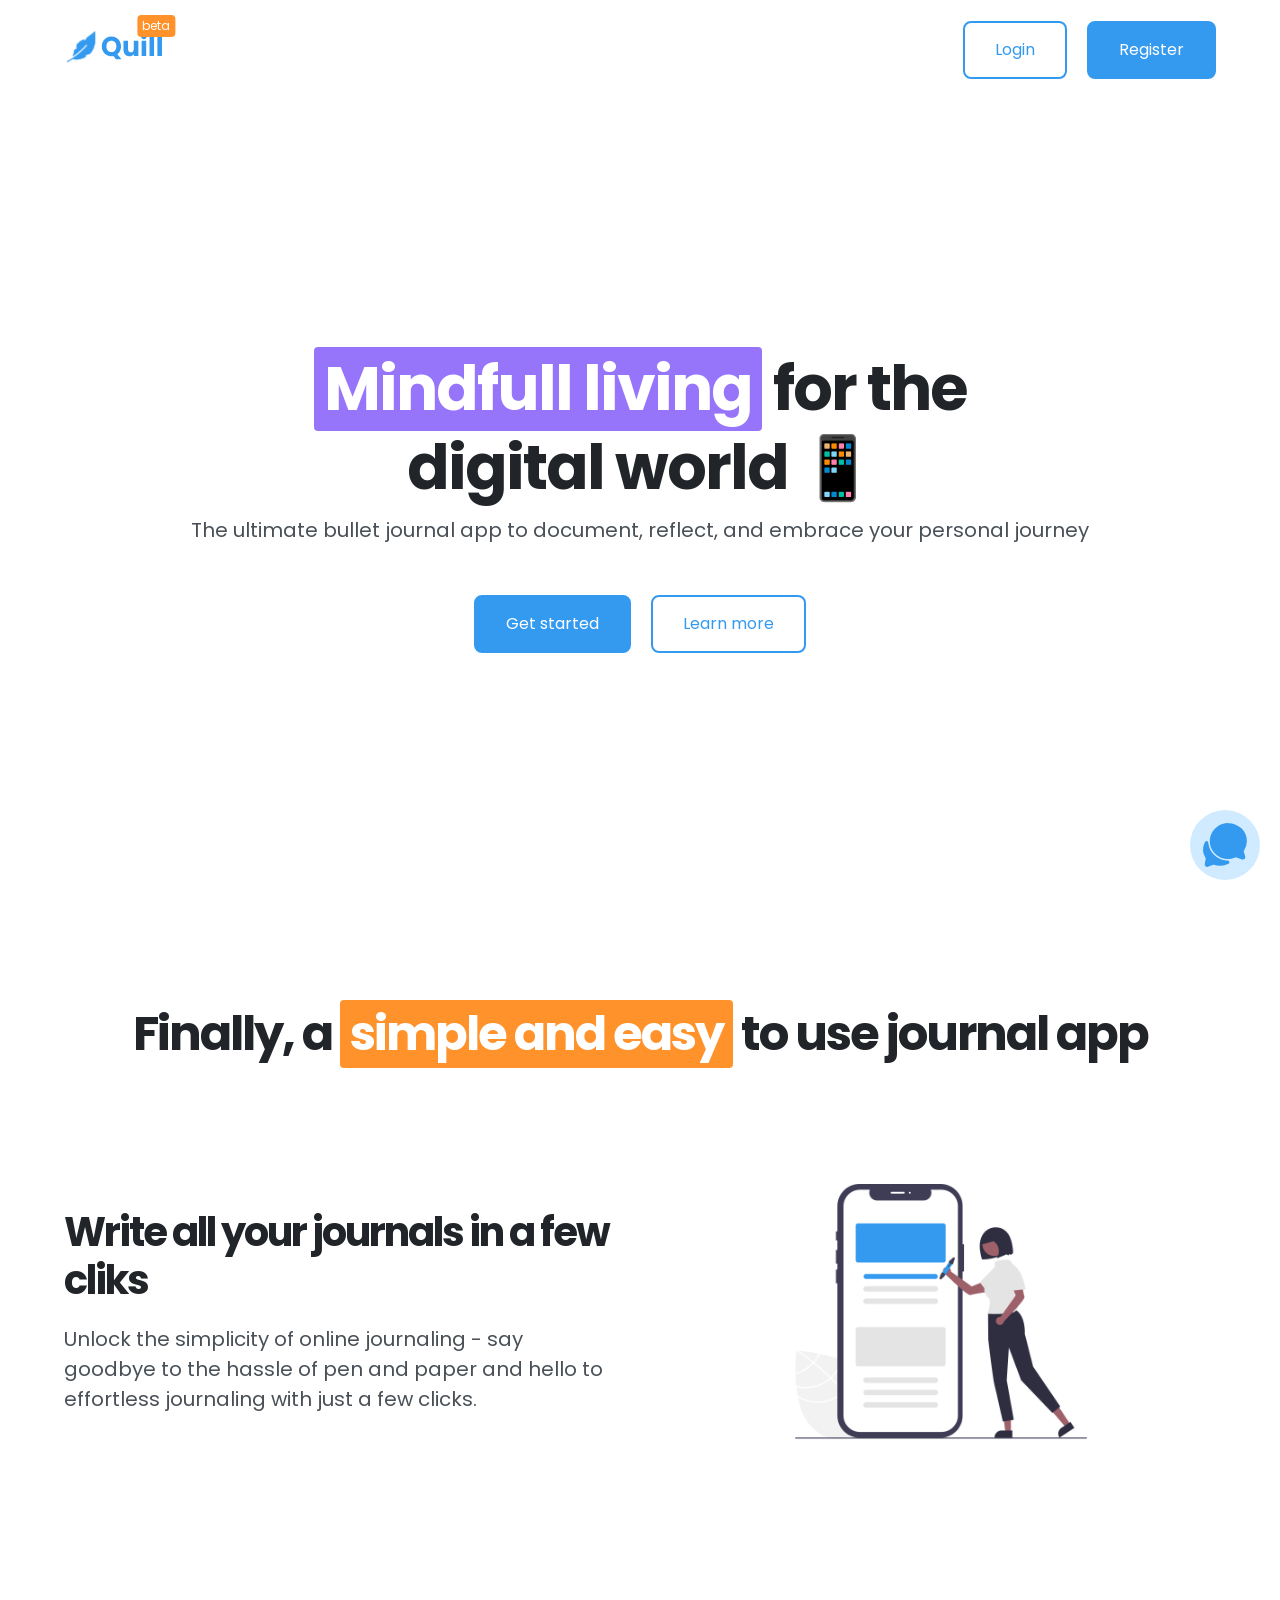
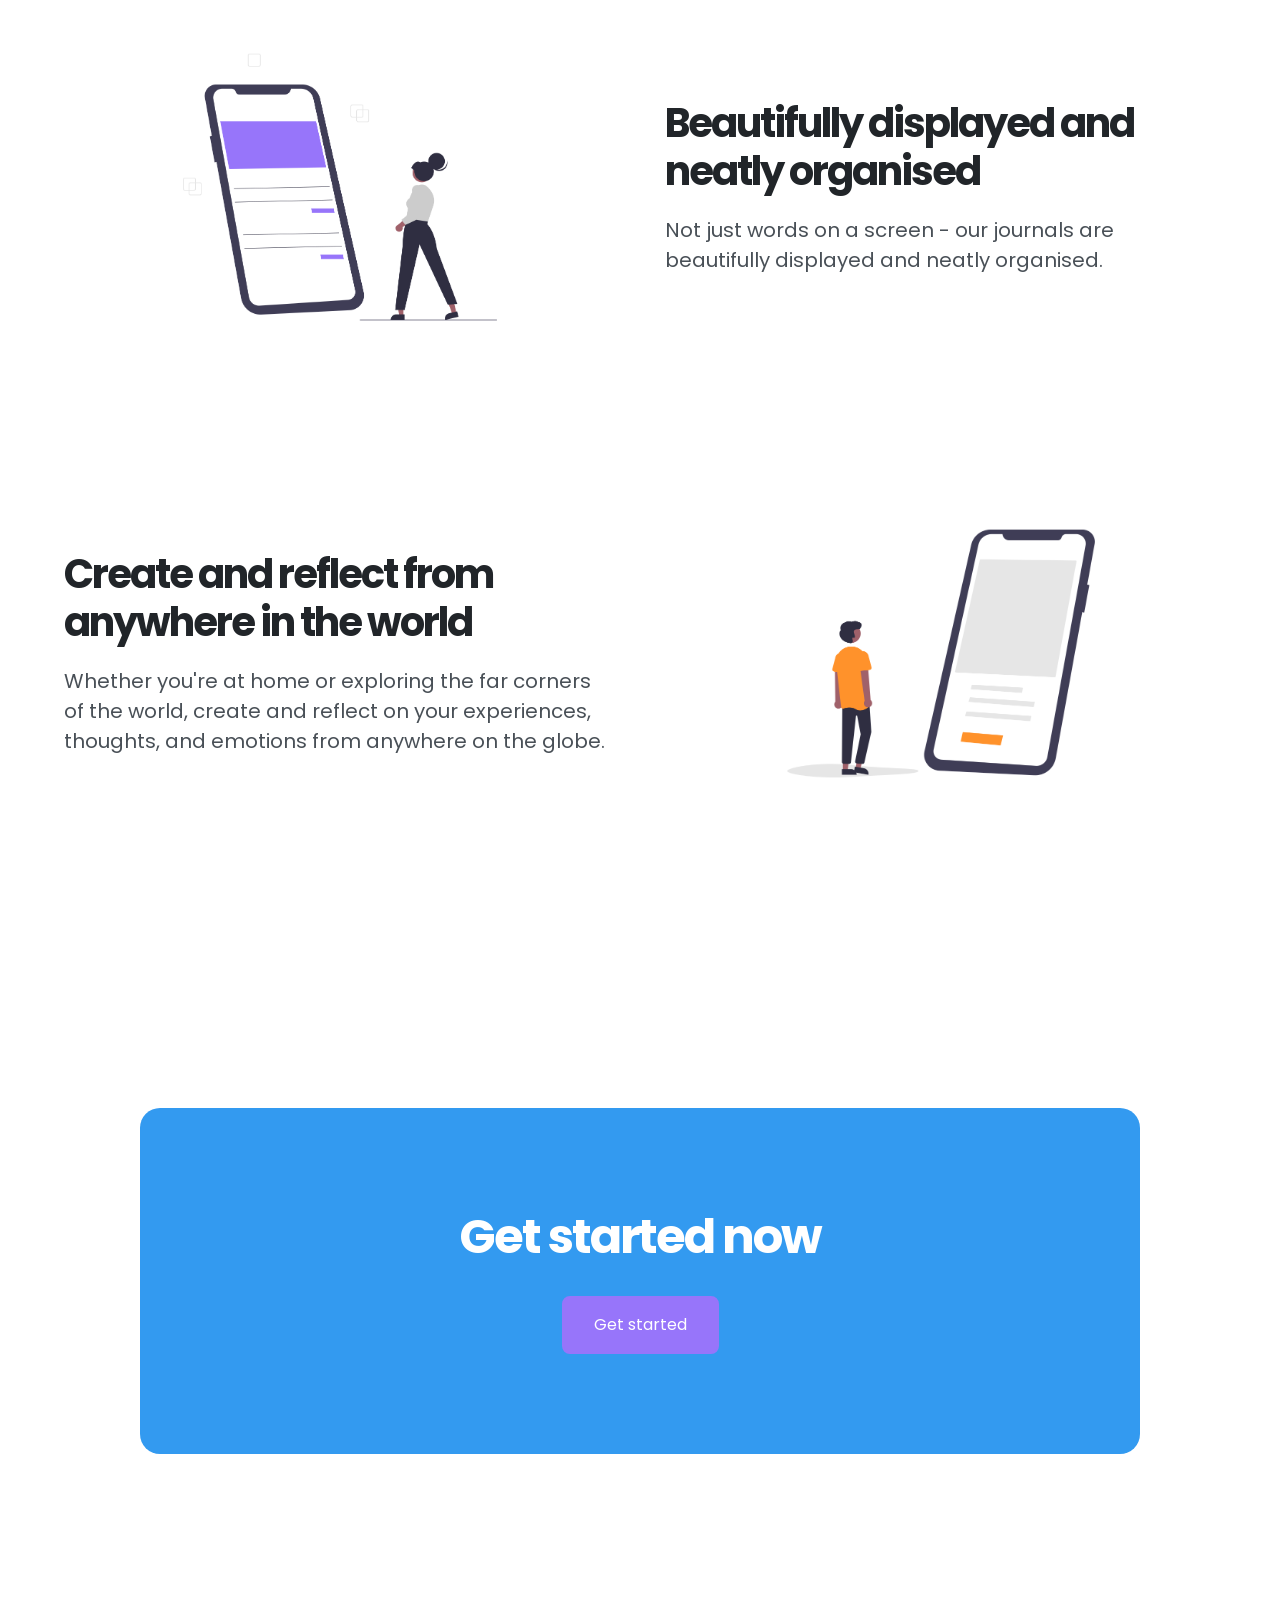
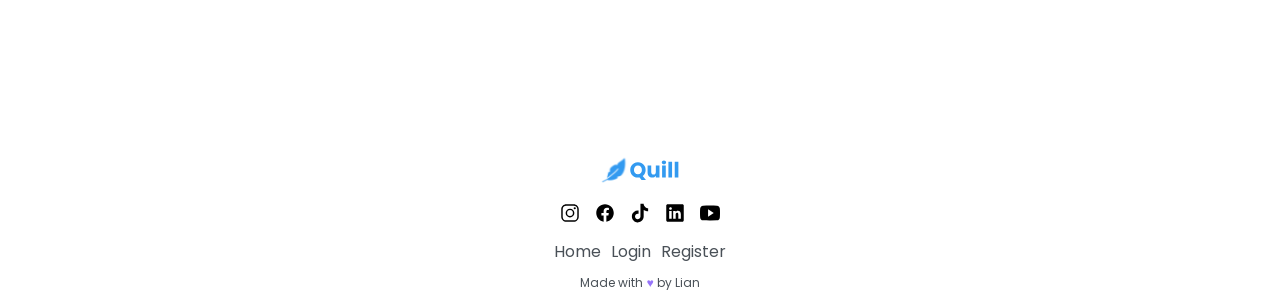
<file: index.html>
<!DOCTYPE html>
<html lang="en">
<head>
    <meta charset="UTF-8">
    <meta name="viewport" content="width=device-width, initial-scale=1.0">
    <link rel="preconnect" href="https://fonts.googleapis.com">
    <link rel="preconnect" href="https://fonts.gstatic.com" crossorigin>
    <link href="https://fonts.googleapis.com/css2?family=Poppins:ital,wght@0,100;0,200;0,300;0,400;0,500;0,600;0,700;0,800;0,900;1,100;1,200;1,300;1,400;1,500;1,600;1,700;1,800;1,900&display=swap" rel="stylesheet">
    <link rel="stylesheet" href="app.css">
    <link rel="stylesheet" href="queries.css">
    <title>Quill</title>
</head>
<body>
    <div class="container">
        <header>
            <!-- NAVIGATION -->
            <nav class="navbar">
                <a class="beta" href="index.html"><img class="logo-md" src="images/quill.svg" alt="quill logo"></a>
                <ul class="nav-btn-container">
                    <li><a class="btn btn-primary-outline" href="login.html">Login</a></li>
                    <li><a class="btn btn-primary" href="register.html">Register</a></li>
                </ul>
            </nav>

            <!-- HERO SECTION -->
            <section class="hero-section">   
                <h1 class="hero-heading"><span class="highlight highlight-secondary">Mindfull living</span> for the <br class="hero-heading-break"> digital world 📱</h1>
                <p class="hero-paragraph">The ultimate bullet journal app to document, reflect, and embrace your personal journey</p>
                <ul class="hero-btn-container">
                    <li><a class="btn btn-primary" href="register.html">Get started</a></li>
                    <li><a class="btn btn-primary-outline" href="#features">Learn more</a></li>
                </ul>

            </section> 
        </header>

        <main>
            <!-- FEATURES SECTION -->
            <section class="features-section">
                <h2 class="features-main-heading">Finally, a <span class="highlight highlight-tertiary">simple and easy</span> to use journal app</h2>
                <div class="features-grid-container">
                    <div>
                        <h3 class="feature-heading">Write all your journals in a few cliks</h3>
                        <p>Unlock the simplicity of online journaling - say goodbye to the hassle of pen and paper and hello to effortless journaling with just a few clicks.</p>
                    </div>
                    <img class="feature-img" src="images/features-1.png" alt="simple online journaling">
                    <div>
                        <h3 class="feature-heading">Beautifully displayed and neatly organised</h3>
                        <p>Not just words on a screen - our journals are beautifully displayed and neatly organised.</p>
                    </div>
                    <img class="feature-img feature-img-swap-order" src="images/features-2.png" alt="beautifully displayed journals">
                    <div>
                        <h3 class="feature-heading">Create and reflect from anywhere in the world</h3>
                        <p>Whether you're at home or exploring the far corners of the world, create and reflect on your experiences, thoughts, and emotions from anywhere on the globe.</p>
                    </div>
                    <img class="feature-img" src="images/features-3.png" alt="create journals from anywhere">
                </div>
            </section>

            <!-- CTA SECTION -->
            <section class="cta-section">
                <div class="cta-card">
                    <h2 class="cta-heading">Get started now</h2>
                    <a class="btn btn-secondary" href="register.html">Get started</a>
                </div>
            </section>
        </main>

        <!-- FOOTER -->
        <footer class="footer">
            <a href="index.html"><img class="logo-sm" src="images/quill.svg" alt="quill logo"></a>
            <ul class="social-icons-container">
                <li><a href="https://www.instagram.com/"><img class="social-icons" src="images/instagram.svg" alt="instagram logo"></a></li>
                <li><a href="https://www.facebook.com/"><img class="social-icons" src="images/facebook.svg" alt="facebook logo"></a></li>
                <li><a href="https://www.tiktok.com/"><img class="social-icons" src="images/tiktok.svg" alt="tiktok logo"></a></li>
                <li><a href="https://www.linkedin.com/"><img class="social-icons" src="images/linkedin.svg" alt="linkedin logo"></a></li>
                <li><a href="https://www.youtube.com/"><img class="social-icons" src="images/youtube.svg" alt="youtube logo"></a></li>
            </ul>
            <ul class="footer-links-container">
                <li><a href="index.html">Home</a></li>
                <li><a href="login.html">Login</a></li>
                <li><a href="register.html">Register</a></li>
            </ul>

            <p class="small-text">Made with <span class="heart-icon">♥︎</span> by Lian</p>
        </footer>
    </div>

    <!-- <div class="modal">
        <h2>New year discount!</h2>
        <p>Get 20% off your first month!</p>
        <button>Claim now</button>
    </div> -->
    
    <div class="chat-container">
        <img class="chat-icon" src="images/chat.svg" alt="chat icon">
    </div>
</body>
</html>
</file>
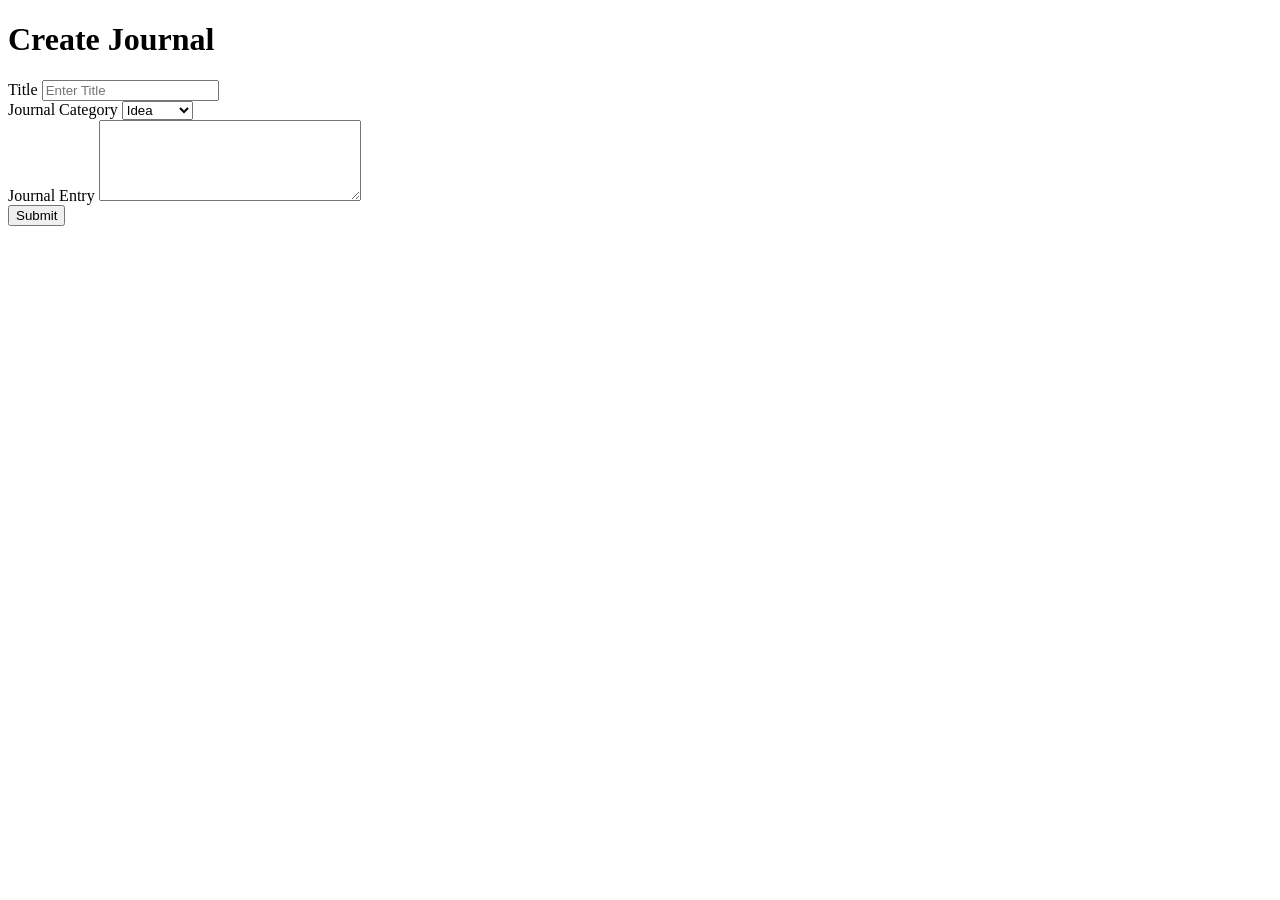
<file: create-journal.html>
<!DOCTYPE html>
<html lang="en">
<head>
    <meta charset="UTF-8">
    <meta name="viewport" content="width=device-width, initial-scale=1.0">
    <title>Create Journal</title>
</head>
<body>
    <h1>Create Journal</h1>

    <form action="/api/v1/journals" method="post">
        <label for="main-title">Title</label>
        <input
            id="main-title"
            type="text"
            name="title"
            placeholder="Enter Title"
            minlength="3"
            required>

        <br>

        <label for="journal-category">Journal Category</label>
        <select id="journal-category" name="category" required>
            <option value="idea">Idea</option>
            <option value="note">Note</option>
            <option value="goal">Goal</option>
            <option value="habit">Habit</option>
            <option value="memory">Memory</option>
            <option value="mood">Mood</option>
            <option value="event">Event</option>
            <option value="task">Task</option>
        </select>

        <br>

        <label for="journal-entry">Journal Entry</label>
        <textarea
            id="journal-entry"
            name="entry"
            cols="30"
            rows="5"
            minlength="10">
        </textarea>

        <br>

        <button type="submit">Submit</button>
    </form>
</body>
</html>
</file>
<file: app.css>
/* 

---------- TYPOGRAPHY ----------

FONT SIZES
12px / 16px / 20px / 24px / 32px / 40px / 48px / 62px

FONT WEIGHTS
400 / 700

LINE HEIGHTS
1.2 / 1.5

LETTER SPACING
0 / -2px

FONT FAMILY
Poppins

---------- COLORS ----------

PRIMARY
Base: #339af0 (Sky Blue)
Tint: #d0ebff (Arctic)
Shade: #1c7ed6 (Deep Seal)

SECONDARY
Base: #9775fa (Lavendar)
Tint: #e5dbff (Moonligh Iris) 
Shade: #7048e8 (Velvet Night)

TERTIARY
Base: #ff922b (Pumpkin)
Tint: #ffe8cc (Dawn)
Shade: #f76707 (Lava)

GREY
Base: #495057 (Slate)
Tint: #f1f3f5 (Pebble)
Shade: #212529 (Graphit)
White: #ffffff (White)
Black: #000000 (Black)

---------- BORDER RADIUS ----------

4px / 8px/ 20px

---------- SPACING SYSTEM ----------

5px / 10px / 15px / 20px / 25px /30px / 40px / 50px / 60px / 70px / 80px / 90px / 100px / 125px / 150px / 200px / 250px / 300px / 400px / 500pxf

*/

/* -------------------- GLOBAL STYLES -------------------- */

:root {
    /* FONT SIZES */
    --text-sm: 1.2rem;
    --text-base: 1.6rem;
    --text-paragraph: 2rem;
    --text-h5: 2.4rem;
    --text-h4: 3.2rem;
    --text-h3: 4rem;
    --text-h2: 4.8rem;
    --text-h1: 6.2rem;

    /* FONT WEIGHTS */
    --font-weight-normal: 400;
    --font-weight-bold: 700;

    /* LINE HEIGHTS */
    --line-height-tight: 1.2;
    --line-height-normal: 1.5;

    /* LETTER SPACING */
    --letter-spacing-tight: -2px;

    /* FONT FAMILY */
    --font-family: 'Poppins', sans-serif;

    /* COLORS */
    --primary-base: #339af0;
    --primary-tint: #d0ebff;
    --primary-shade: #1c7ed6;
    --secondary-base: #9775fa;
    --secondary-tint: #e5dbff;
    --secondary-shade: #7048e8;
    --tertiary-base: #ff922b;
    --tertiary-tint: #ffe8cc;
    --tertiary-shade: #f76707;
    --grey-base: #495057;
    --grey-tint: #f1f3f5;
    --grey-shade: #212529;
    --white: #ffffff;
    --black: #000000;

    /* MISCELLANEOUS */
    --nav-height: 100px;
}
* {
    box-sizing: border-box;
    margin: 0;
    padding: 0;
}

html {
    font-size: 62.5%;
}

body {
    font-family: var(--font-family);
    font-weight: var(--font-weight-normal);
    line-height: var(--line-height-normal);
    color: var(--grey-base);
}

.container {
    max-width: 1200px;
    width:90%;
    margin: 0 auto;
}

h1, h2, h3, h4, h5 {
    font-weight: var(--font-weight-bold);
    line-height: var(--line-height-tight);
    letter-spacing: var(--letter-spacing-tight);
    color: var(--grey-shade);
}

h1 {
    font-size: var(--text-h1);
}

h2 {
    font-size: var(--text-h2);
}

h3 {
    font-size: var(--text-h3);
}

h4 {
    font-size: var(--text-h4);
}

h5 {
    font-size: var(--text-h5);
}

p {
    font-size: var(--text-paragraph);
}

a {
    text-decoration: none;
    font-size: var(--text-base);
    display: inline-block;
}

a:link, a:visited, a:hover, a:active {
    color: var(--grey-base);
}

ul {
    list-style: none;
}

span {
    display: inline-block;
}

.small-text {
    font-size: var(--text-sm);
}

/* ----------------------- COMPONENTS ----------------------- */

.btn {
    font-size: var(--text-base);
    text-decoration: none;
    padding: 1.5rem 3rem;
    border-radius: 8px;
}

.btn-primary:link, .btn-primary:visited {
    color: var(--white);
    background-color: var(--primary-base);
    border: 2px solid var(--primary-base);
    transition: 0.5s;
}

.btn-primary:hover, .btn-primary:active {
    color: var(--white);
    background-color: var(--primary-shade);
    border: 2px solid var(--primary-shade);
    transform: scale(1.05, 1.05);
    box-shadow: 0px 3px 6px rgba(0, 0, 0, 0.2);
}

.btn-primary-outline:link, .btn-primary-outline:visited {
    color: var(--primary-base);
    background-color: var(--white);
    border: 2px solid var(--primary-base);
    transition: 0.5s;
}

.btn-primary-outline:hover, .btn-primary-outline:active {
    color: var(--primary-shade);
    background-color: var(--white);
    border: 2px solid var(--primary-shade);
    transform: scale(1.05, 1.05);
    box-shadow: 0px 3px 6px rgba(0, 0, 0, 0.2);
}

.btn-secondary:link, .btn-secondary:visited {
    color: var(--white);
    background-color: var(--secondary-base);
    border: 2px solid var(--secondary-base);
    transition: 0.5s;
}

.btn-secondary:hover, .btn-secondary:active {
    color: var(--white);
    background-color: var(--secondary-shade);
    border: 2px solid var(--secondary-shade);
    transform: scale(1.05, 1.05);
    box-shadow: 0px 3px 6px rgba(0, 0, 0, 0.2);
}

.highlight {
    color: var(--white);
    padding: 0.5rem 1rem;
    border-radius: 4px;
}

.highlight-primary {
    background-color: var(--primary-base);
}

.highlight-secondary {
    background-color: var(--secondary-base);
}

.highlight-tertiary {
    background-color: var(--tertiary-base);
}

.logo-md {
    width: 100px;
}

.logo-sm {
    width: 80px;
}

.chat-container {
    height: 7rem;
    width: 7rem;
    background-color: var(--primary-tint);
    border-radius: 50%;
    display: flex;
    justify-content: center;
    align-items: center;
    position: fixed;
    bottom: 2rem;
    right: 2rem;
}

.chat-icon {
    height: 5rem;
    width: 5rem;
}

.beta {
    position: relative;
}

.beta::after {
    content: "beta";
    position: absolute;
    top: 0rem;
    right: 0rem;
    font-size: 1.2rem;
    color: var(--white);
    background-color: var(--tertiary-base);
    padding: 0.2rem 0.5rem;
    border-radius: 4px;
    transform: translate(30%, -50%);
}

/* .modal {
    position: fixed;
    top: 0;
    left: 0;
    width: 100%;
    height: 100%;
    background-color: white;
    display: flex;
    flex-direction: column;
    justify-content: center;
    align-items: center;
    z-index: 1000;
} */

/* ----------------------- SECTIONS ----------------------- */

/* ------ NAVBAR ------ */

.navbar {
    height: var(--nav-height);
    display: flex;
    justify-content: space-between;
    align-items: center;
}

.nav-btn-container {
    display: flex;
    gap: 2rem;
}

/* ------ HERO SECTION ------ */

.hero-section {
    height: calc(100vh - var(--nav-height));
    min-height: 400px;
    margin-bottom: 10rem;
    display: flex;
    flex-direction: column;
    justify-content: center;
    align-items: center;
}

.hero-heading {
    margin-bottom: 1rem;
    text-align: center;
}

.hero-paragraph {
    margin-bottom: 5rem;
    text-align: center;
}

.hero-btn-container {
    display: flex;
    gap: 2rem;
}

/* ------ FEATURES SECTION ------ */

.features-section {
    margin-bottom: 30rem;
}
.features-main-heading {
    text-align: center;
    margin-bottom: 8rem;
}

.features-grid-container {
    display: grid;
    grid-template-columns: 1fr 1fr;
    row-gap: 15rem;
    column-gap: 5rem;
    justify-items: center;
    align-items: center;
}

.feature-img-swap-order {
    grid-row: 2 / 3;
    grid-column: 1 / 2;
}

.feature-heading {
    margin-bottom: 2rem;
}

.feature-img {
    max-width: 400px;
    width: 100%;
}

/* ------ CTA SECTION ------ */

.cta-section {
    margin-bottom: 30rem;
    display: flex;
    justify-content: center;
}

.cta-card {
    text-align: center;
    background-color: var(--primary-base);
    max-width: 1000px;
    width: 100%;
    padding: 10rem 20rem;
    border-radius: 20px;
}

.cta-heading {
    margin-bottom: 3rem;
    color: var(--white);
}

/* ------ FOOTER SECTION ------ */

.footer {
    display: flex;
    flex-direction: column;
    align-items: center;
    gap: 1rem;
}

.social-icons-container {
    display: flex;
    gap: 1.5rem;
}

.footer-links-container {
    display: flex;
    gap: 1rem;
}

.social-icons {
    width: 20px;
}

.heart-icon {
    color: var(--secondary-base);
}
</file>
<file: queries.css>
/* LG - SMALL LAPTOPS: 1024px - 1280px */

@media (max-width: 72rem) {
    /* 1150px / 16px = 72rem */
    /* 72rem x 16px = 1152px */

    html {
        font-size: 56.25%;
        /* 9px / 16px = 56.25% */
    }

    .features-grid-container {
        column-gap: 2rem;
    }

    .cta-section {
        margin-bottom: 20rem;
    }
}

/* MD - TABLETS: 768px - 1024px */

@media (max-width: 51rem) {
    /* 815px / 16px = 51rem */
    /* 51rem x 16px = 816px */

    html {
        font-size: 50%;
        /* 8px / 16px = 50% */
    }
}

/* SM - PHONE LANDSCAPE: 576px - 768px */

@media (max-width: 43rem) {
    /* 680px / 16px = 43rem */
    /* 43rem x 16px = 688px */

    html {
        font-size: 43.75%;
        /* 7px / 16px = 43.75% */
    }

    .cta-card {
        padding: 8rem 16rem;
    }

    .features-section {
        margin-bottom: 20rem;
    }

    .features-grid-container {
        row-gap: 5rem;
        column-gap: 0.5rem;
    }
}

/* XS - PHONE PORTRAIT: < 576px  */

@media (max-width: 34rem) {
    /* 530px / 16px = 34rem */
    /* 34rem x 16px = 544px */

    html {
        font-size: 37.5%;
        /* 6px / 16px = 37.5% */
    }

    .hero-heading-break {
        display: none;
    }

    .hero-section {
        height: auto;
    }

    .features-grid-container {
        grid-template-columns: 1fr;
    }

    .feature-img-swap-order {
        grid-row: auto;
        grid-column: auto;
    }

    .cta-card {
        padding: 8rem 6rem;
    }
}
</file>
